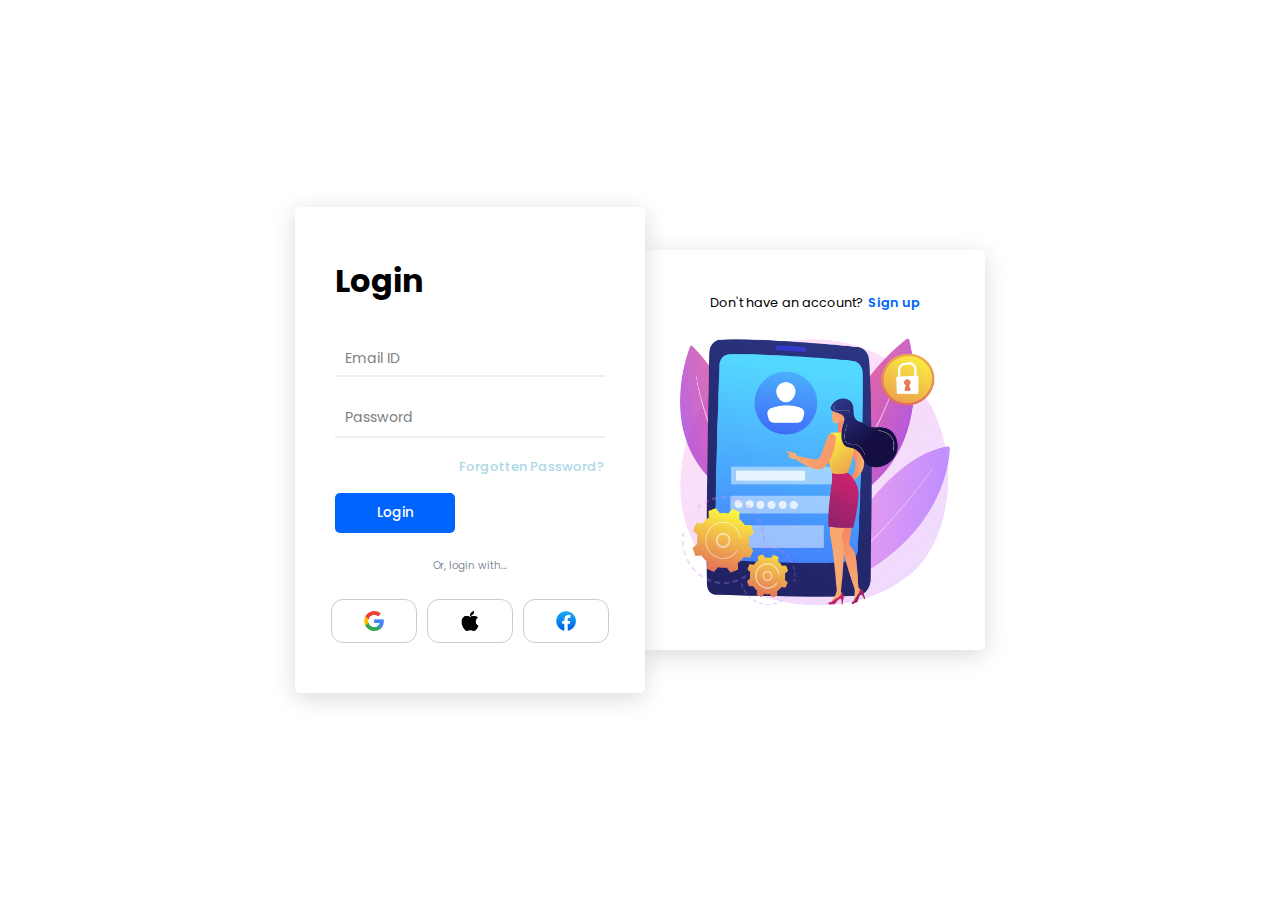
<file: login.html>
<!DOCTYPE html>
<html lang="en" dir="ltr">

<head>
    <meta charset="utf-8">
    <meta name="viewport" content="width=device-width, initial-scale=1.0">
    <link rel="stylesheet" href="index.css">
    <link rel="stylesheet" href="https://unicons.iconscout.com/release/v4.0.0/css/line.css">
    <link rel="stylesheet" href="https://cdnjs.cloudflare.com/ajax/libs/font-awesome/5.14.0/css/all.min.css">
</head>

<body>
    <section class="login">
        <div class="form-container sign-in-form show">
            <div class="form-box sign-in-box">
                <h2>Login</h2>
                <form action="">
                    <div class="field">
                        <i class="uil uil-at"></i>
                        <input type="email" placeholder="Email ID" required="">
                    </div>
                    <div class="field">
                        <i class="uil uil-lock"></i>
                        <input class="password" type="text" placeholder="Password" required="">
                        <div class="eye-icon"><i class="uil uil-eye"></i></div>
                    </div>
                    <div class="forgotten-link">
                        <a href="">Forgotten Password?</a>
                    </div>
                    <input class="submit-btn" type="submit" value="Login">
                </form>
                <div class="login-options">
                    <p class="text"> Or, login with...</p>
                    <div class="other-logins">
                        <a href=""><img src="google.png" alt=""></a>
                        <a href=""><img src="apple.png" alt=""></a>
                        <a href=""><img src="facebook.png" alt=""></a>
                    </div>
                </div>
            </div>
            <div class="imgBox sign-in-imgBox">
                <div class="sliding-link">
                    <p>Don't have an account?</p>
                    <span class="sign-up-btn"> Sign up</span>
                </div>
                <img src="signin-img.png" alt="">
            </div>
        </div>



        <div class="form-container sign-up-form">
            <div class="imgBox sign-up-imgBox">
                <div class="sliding-link">
                    <p>Already a member?</p>
                    <span class="sign-in-btn"> Sign in</span>
                </div>
                <img src="signup-img.png" alt="">
            </div>
            <div class="form-box sign-up-box">
                <h2>Sign up</h2>
                <div class="login-options">

                    <div class="other-logins">
                        <a href=""><img src="google.png" alt=""></a>
                        <a href=""><img src="apple.png" alt=""></a>
                        <a href=""><img src="facebook.png" alt=""></a>
                    </div>
                    <p class="text"> Or, sign up with email...</p>
                </div>
                <form action="">
                    <div class="field">
                        <i class="uil uil-at"></i>
                        <input type="email" placeholder="Email ID" required="">
                    </div>
                    <div class="field">
                        <i class="uil uil-user"></i>
                        <input type="text" placeholder="Full name" required="">
                    </div>
                    <div class="field">
                        <i class="uil uil-lock-alt"></i>
                        <input type="password" placeholder="Password" required="">
                    </div>
                    <div class="field">
                        <i class="uil uil-lock-access"></i>
                        <input type="password" placeholder="Confirm Password" required="">
                    </div>


                    <input class="submit-btn" type="submit" value="Sign up">
                </form>
            </div>
        </div>
    </section>


    <script>
        const textInputs = document.querySelectorAll("input");
        textInputs.forEach(textInput => {
            textInput.addEventListener("focus", () => {
                let parent = textInput.parentNode;
                parent.classList.add("active");

            });

            textInput.addEventListener("blur", () => {
                let parent = textInput.parentNode;
                parent.classList.remove("active");
            });
        });

        const passinput = document.querySelector(".password");
        const eyeIcon = document.querySelector(".eye-icon");

        eyeIcon.addEventListener("click", () => {
            if (passinput.type === "password") {
                passinput.type = "text";
                eyeIcon.innerHTML = "<i class='uil uil-eye'></i>";

            }
            else {
                passinput.type = "password";
                eyeIcon.innerHTML = "<i class='uil uil-eye-slash'></i>";
            }
        });

        const signUpBtn = document.querySelector(".sign-up-btn");
        const signInBtn = document.querySelector(".sign-in-btn");
        const signUpForm = document.querySelector(".sign-up-form");
        const signInForm = document.querySelector(".sign-in-form");

        signUpBtn.addEventListener("click", () => {
            signInForm.classList.add("hide");
            signUpForm.classList.add("show");
            signInForm.classList.remove("show");
        });

        signInBtn.addEventListener("click", () => {
            signInForm.classList.remove("hide");
            signUpForm.classList.remove("show");
            signInForm.classList.add("show");

        });



    </script>

</body>

</html>
</file>
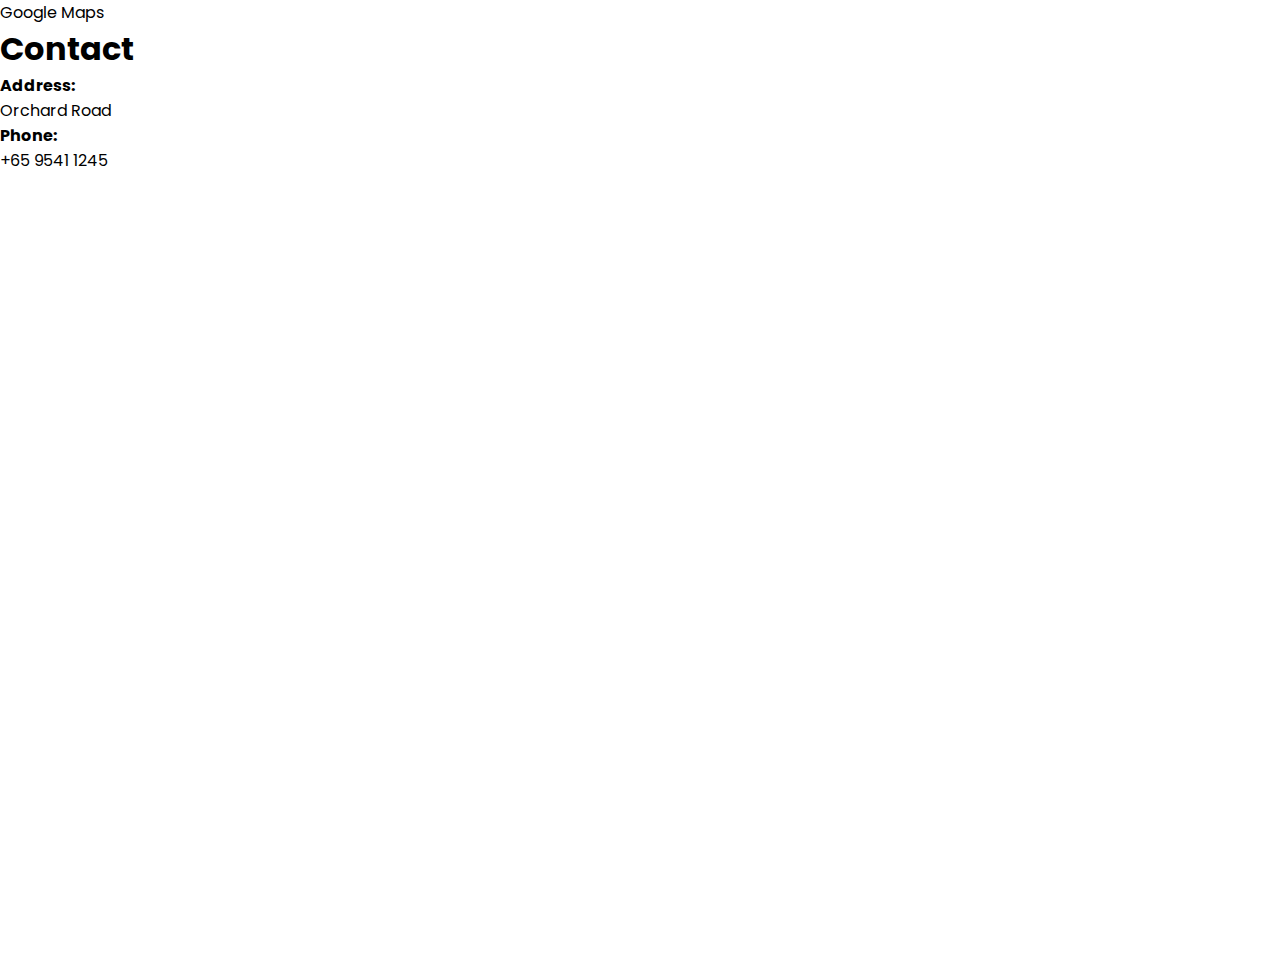
<file: map.html>
<!DOCTYPE html>
<html lang="en" dir="ltr">
<meta name="viewport" content="width=device-width, initial-scale=1.0">
<link rel="stylesheet" href="index.css">



<body>

    <div class="word">

        <head>Google Maps</head>
        <h1>Contact</h1>

        <p>
            <strong>Address:</strong>
            <br>Orchard Road
        </p>
        <p>
            <strong>Phone:</strong>
            <br>+65 9541 1245
        </p>
    </div>


    <iframe class="map"
        src="https://www.google.com/maps/embed?pb=!1m18!1m12!1m3!1d3988.7837485542004!2d103.83000971475398!3d1.304820499048319!2m3!1f0!2f0!3f0!3m2!1i1024!2i768!4f13.1!3m3!1m2!1s0x31da199148e6febb%3A0x8e99f73f37fef4fa!2sOrchard%20Rd!5e0!3m2!1sen!2ssg!4v1670210643839!5m2!1sen!2ssg"
        width="800" height="800" style="border:0;" allowfullscreen="" loading="lazy"
        referrerpolicy="no-referrer-when-downgrade"></iframe>

</body>


</html>
</file>
<file: index.css>
@import url('https://fonts.googleapis.com/css2?family=Poppins:ital,wght@0,400;0,500;0,600;0,700;0,800;0,900;1,400;1,500;1,600;1,700;1,800;1,900&display=swap');

* {
    margin: 0;
    padding: 0;
    box-sizing: border-box;
    font-family: "Poppins", sans-serif;
}

header {
    z-index: 999;
    position: absolute;
    top: 0;
    left: 0;
    width: 100%;
}

header .nav-bar {
    position: relative;
    background: rgba(0, 0, 0);
    backdrop-filter: blur(20px);
    height: 4em;
    border-bottom: 1px solid rgba(0, 0, 0);
    top: 0;
    left: 0;
    display: flex;
    justify-content: space-between;
    align-items: center;
    padding: 0 150px;
    transition: 0.5s ease;
}

.nav-bar .logo {
    color: #fff;
    font-size: 45px;
    font-weight: 450;
    letter-spacing: 1px;
    text-decoration: none;
    text-transform: uppercase;
}

.nav-bar .nav-items a {
    color: #fff;
    font-size: 16px;
    text-decoration: none;
}

.nav-bar .nav-items a:not(:last-child) {
    margin-right: 50px;
}

.nav-bar .nav-items a i {
    display: none;
}

::-webkit-scrollbar {
    color: #fff;
    width: 9px;
    border-radius: 2em;
}

::-webkit-scrollbar-thumb {
    background: #282f4e;
    width: 100%;
    border-radius: 2em;
}

::-webkit-scrollbar-thumb:hover {
    background: #454f6d;
}

.scroll-indicator-container {
    width: 100%;
    height: 5px;
}

.scroll-indicator-bar {
    background: #199fff;
    width: 0%;
    height: 100%;
    box-shadow: 0 5px 25px #199fff,
        0 5px 50px #199fff;
}

.nav-close-btn,
.nav-menu-btn {
    display: none;
}

section {
    padding: 100px 200px;
}

.home {
    position: relative;
    width: 100%;
    min-height: 100vh;
    display: flex;
    justify-content: center;
    flex-direction: column;
    background: #2696E9;
}

.home:before {
    z-index: 777;
    content: '';
    position: absolute;
    background: rgba(3, 96, 251, 0.3);
    width: 100%;
    height: 100%;
    top: 0;
    left: 0;
}

.home .content {
    z-index: 888;
    color: #fff;
    width: 70%;
    margin-top: 50px;
    display: none;
}

.home .content.active {
    display: block;
}

.home .content h1 {
    font-size: 4em;
    font-weight: 900;
    text-transform: uppercase;
    letter-spacing: 5px;
    line-height: 75px;
    margin-bottom: 40px;
}

.home .content h1 span {
    font-size: 1.2em;
    font-weight: 600;
}

.home .content p {
    margin-bottom: 65px;
}

.home .content a {
    background: #fff;
    padding: 15px 35px;
    color: #1680AC;
    font-size: 1.1em;
    font-weight: 500;
    text-decoration: none;
    border-radius: 2px;
}

.home .media-icons {
    z-index: 888;
    position: absolute;
    right: 30px;
    display: flex;
    flex-direction: column;
    transition: 0.5s ease;
}

.home .media-icons a {
    color: #fff;
    font-size: 1.6em;
    transition: 0.3s ease;
}

.home .media-icons a:not(:last-child) {
    margin-bottom: 20px;
}

.home .media-icons a:hover {
    transform: scale(1.3);
}

.home video {
    z-index: 000;
    position: absolute;
    top: 0;
    left: 0;
    width: 100%;
    height: 100%;
    object-fit: cover;
}

.form-container {
    position: absolute;
    display: flex;
    justify-content: center;
    align-items: center;
    font-size: 1rem;
}

.login {
    min-height: 100vh;
    background: #fff;
    display: flex;
    justify-content: center;
    align-items: center;
}


.form-box {
    z-index: 999;
    background: #fff;
    box-shadow: 0px 5px 25px rgb(0 0 0 / 15%);
    width: 350px;
    padding: 50px 40px;
    border-radius: 5px;
    overflow: hidden;
}

.form-box h2 {
    font-size: 2em;
    margin-bottom: 40px;
    font-weight: 700;
}

.form-box .field {
    display: flex;
    justify-content: center;
    align-items: center;
    border-bottom: 2px solid #eee;
    margin-bottom: 25px;
}

.form-box .field.active i {
    border-bottom: 2px solid #0065ff;
    transition: 0.3s ease;
}

.form-box .field input {
    border: none;
    outline: none;
    background: none;
    width: 100%;
    font-size: 1em;
    margin-bottom: 5px;
}

.form-box .field i {
    color: grey;
    font-size: 1.4em;
    margin-right: 10px;
    padding-bottom: 5px;
}



.sign-in-imgBox {
    border-radius: 0 5px 5px 0;
}

::placeholder {
    color: grey;
    font-size: 0.88em;
}

.eye-icon {
    cursor: pointer;
}

.eye-icon i:hover {
    color: rgba(3, 96, 251, 0.3);
    transition: 0.3s ease;
}

.forgotten-link {
    text-align: right;
    transform: translateY(-10px)
}

.forgotten-link a {
    color: lightblue;
    font-size: 0.82em;
    text-decoration: none;
    font-weight: 500;
}

.submit-btn {
    background: #0065ff;
    color: #fff;
    border: none;
    outline: none;
    width: 120px;
    padding: 10px 30px;
    border-radius: 5px;
    font-size: 0.85em;
    font-weight: 500;
    margin-top: 5px;
    cursor: pointer;
}

.other-logins {
    display: flex;
}

.login-options {
    display: flex;
    justify-self: center;
    align-items: center;
    flex-direction: column;
}

.other-logins a {
    border: 1px solid #ccc;
    padding: 11px 32px;
    border-radius: 12px;
    display: flex;
    justify-content: center;
    align-items: center;
    margin: 0 5px;
    transition: border 0.3s ease;
}

.other-logins a:hover {
    border: 1px solid #0065ff;

}

.login-options .text {
    color: #828da0;
    font-size: 0.65em;
    margin: 25px 0;

}

.other-logins a img {
    width: 20px;

}

.imgBox img {
    max-width: 270px;
}

.sliding-link {
    display: flex;
    font-size: 0.8em;
    margin-bottom: 25px;
}

.sliding-link span {
    color: #0065ff;
    font-weight: 600;
    margin-left: 5px;
    cursor: pointer;
}

.imgBox {
    z-index: 888;
    display: flex;
    justify-content: center;
    align-items: center;
    flex-direction: column;
    background: #fff;
    box-shadow: 0 5px 25px rgb(0 0 0 / 15%);
    height: 400px;
    padding: 15px 35px
}



.sign-in-imgBox {
    border-radius: 0 5px 5px 0;
}

.sign-up-imgBox {
    border-radius: 5px 0 0 5px;
}

.sign-in-form.hide .sign-in-box {
    transform: translateX(100%);
    visibility: hidden;
}

.sign-in-form.hide .sign-in-imgBox {
    transform: translateX(-100%);
    visibility: hidden;
}

.sign-in-form.show .sign-in-box,
.sign-in-form.show .sign-in-imgBox {
    transform: translateX(0);
    visibility: visible;
    transition: 0.5s ease;
}

.sign-up-form .sign-up-imgBox {
    transform: translateX(100%);
    visibility: hidden;
}

.sign-up-form .sign-up-box {
    transform: translateX(-100%);
    visibility: hidden;
}

.sign-up-form.show .sign-up-imgBox,
.sign-up-form.show .sign-up-box {
    transform: translateX(0);
    visibility: visible;
    transition: 0.5s ease;
}

.video-slide {
    position: absolute;
    width: 100%;
    clip-path: circle(0% at 0 50%);
}

.video-slide.active {
    clip-path: circle(150% at 0 50%);
    transition: 2s ease;
    transition-property: clip-path;
}


@media (max-width: 560px) {
    .home .content h1 {
        font-size: 3em;
        line-height: 60px;
    }
}

@media screen and (max-width: 735px) {
    .form-container {
        flex-direction: column;
        top: 0;
        overflow: hidden;
        padding: 30px;
    }

    .form-box {
        box-shadow: none;
        padding: 0;
    }

    .imgBox img {
        max-width: 45%;
        min-width: 180px;
    }

    .imgBox {
        box-shadow: none;
        width: 100%;
        height: auto;
        padding: 35px 35px 15px;
    }

    .sign-up-form {
        flex-direction: column-reverse;
    }
}

@media screen and (max-width: 450px) {
    .form-container {
        font-size: 0.9rem;
    }

    .form-box {
        width: 100%;
    }
}


@media screen and (max-width: 1100px) {
    header .nav-bar {
        padding: 0 50px;
    }

    section {
        padding: 30px 50px;
        font-size: 0.9em;

    }
}


@media screen and (max-width: 850px) {
    header .nav-bar {
        padding: 0 20px;

    }

    section {
        padding: 30px 20px;
        font-size: 0.8em;
    }

    .nav-menu-btn {
        display: block;
        color: #fff;
        font-size: 1.5em;
        cursor: pointer;
    }

    .navigation {
        z-index: 99999;
        position: fixed;
        background: rgba(0, 0, 0, 0.5);
        width: 100%;
        height: 100vh;
        top: 0;
        left: 0;
        display: flex;
        justify-content: center;
        align-items: center;
        visibility: hidden;
        opacity: 0;
        transition: 0.3s ease;
    }

    .navigation.active {
        visibility: visible;
        opacity: 1;
    }

    .navigation .nav-items {
        position: relative;
        background: #fff;
        width: 400px;
        max-width: 400px;
        display: grid;
        place-content: center;
        margin: 20px;
        padding: 40px;
        border-radius: 20px;
        box-shadow: 0 5px 25px rgba(0, 0, 0, 0.8);
        transform: translateY(-200px);
        transition: 0.3s ease;
    }

    .navigation.active .nav-items {
        transform: translateY(0);
    }

    .navigation .nav-items a {
        color: #222;
        font-size: 1em;
        margin: 15px 50px;
    }

    .navigation .nav-items a i {
        display: inline-block;
        font-size: 1.2em;
        margin-right: 5px;
    }

    .nav-close-btn {
        display: block;
        color: #222;
        position: absolute;
        top: 0;
        right: 0;
        font-size: 1.3em;
        margin: 10px;
        cursor: pointer;
    }
}

.container {
    display: flex;
    padding: 2rem 5%;

}

.product {
    display: flex;
    flex-wrap: wrap;
    gap: 1.5rem;
}






.container .product {
    display: flex;
    justify-content: center;
    align-items: center;
    height: 100vh;
    position: absolute;
}

.product-card {

    padding: 15px 20px;
    background: white;
    box-shadow: 0 0 3px rgba(0, 0, 0, 0.5);
}

.container .product .product-img {
    width: 250px;
    display: flex;
    flex-direction: row;
    flex-grow: 1;


}
</file>
